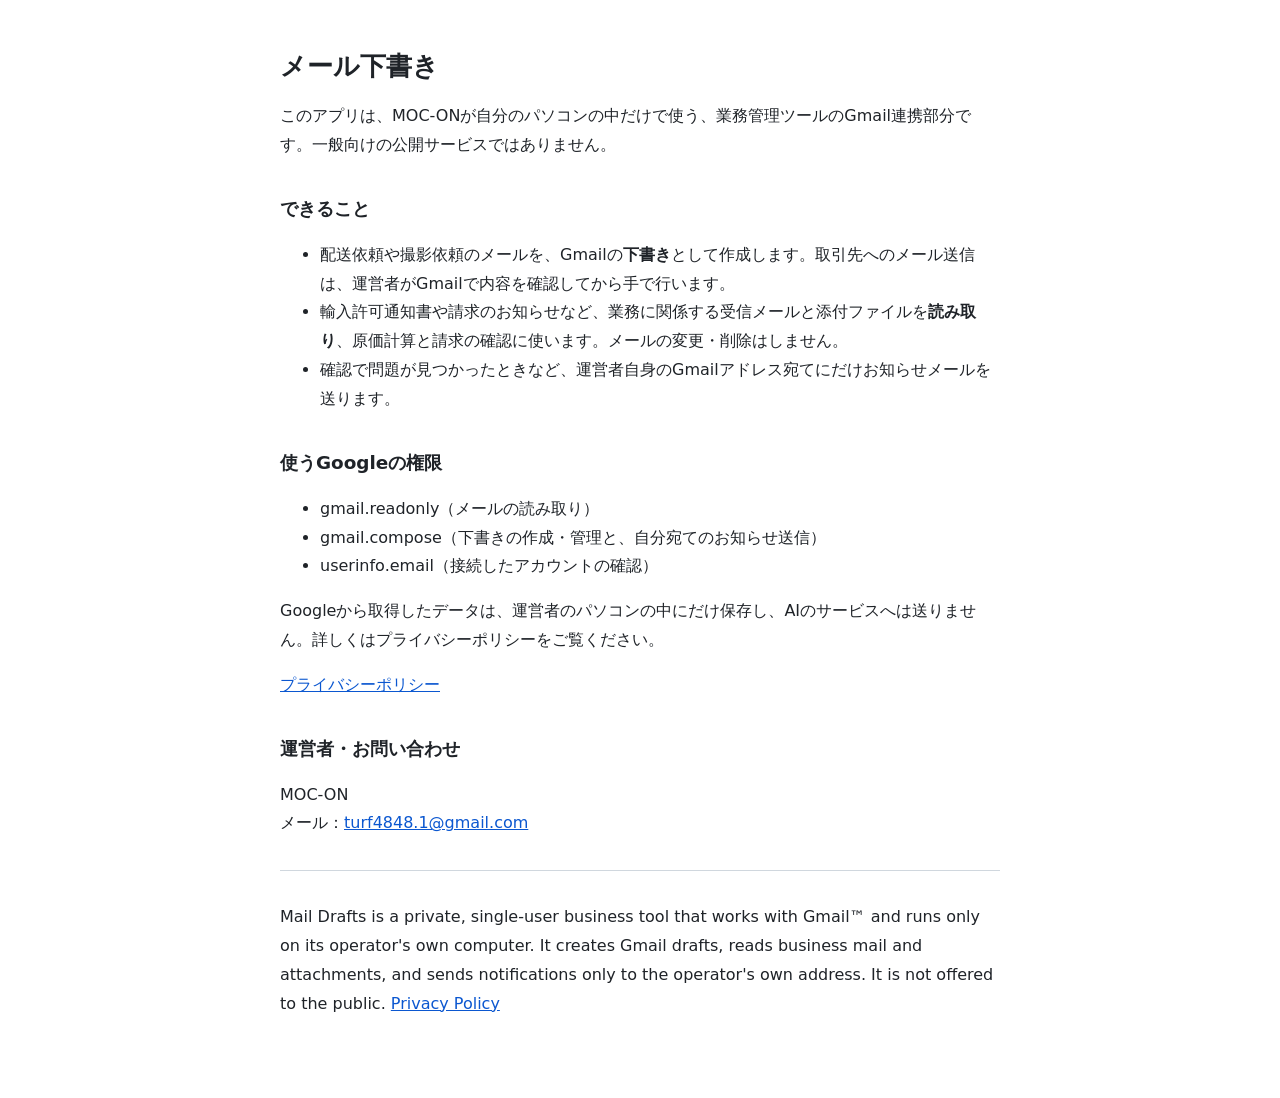
<file: index.html>
<!doctype html>
<html lang="ja">
<head>
<meta charset="utf-8">
<meta name="viewport" content="width=device-width, initial-scale=1">
<title>メール下書き</title>
<link rel="stylesheet" href="style.css">
</head>
<body>
<main>
<h1>メール下書き</h1>
<p>このアプリは、MOC-ONが自分のパソコンの中だけで使う、業務管理ツールのGmail連携部分です。一般向けの公開サービスではありません。</p>

<h2>できること</h2>
<ul>
<li>配送依頼や撮影依頼のメールを、Gmailの<strong>下書き</strong>として作成します。取引先へのメール送信は、運営者がGmailで内容を確認してから手で行います。</li>
<li>輸入許可通知書や請求のお知らせなど、業務に関係する受信メールと添付ファイルを<strong>読み取り</strong>、原価計算と請求の確認に使います。メールの変更・削除はしません。</li>
<li>確認で問題が見つかったときなど、運営者自身のGmailアドレス宛てにだけお知らせメールを送ります。</li>
</ul>

<h2>使うGoogleの権限</h2>
<ul>
<li>gmail.readonly（メールの読み取り）</li>
<li>gmail.compose（下書きの作成・管理と、自分宛てのお知らせ送信）</li>
<li>userinfo.email（接続したアカウントの確認）</li>
</ul>

<p>Googleから取得したデータは、運営者のパソコンの中にだけ保存し、AIのサービスへは送りません。詳しくはプライバシーポリシーをご覧ください。</p>

<p><a href="privacy.html">プライバシーポリシー</a></p>

<h2>運営者・お問い合わせ</h2>
<p>MOC-ON<br>メール：<a href="mailto:turf4848.1@gmail.com">turf4848.1@gmail.com</a></p>

<hr>
<p lang="en">Mail Drafts is a private, single-user business tool that works with Gmail™ and runs only on its operator's own computer. It creates Gmail drafts, reads business mail and attachments, and sends notifications only to the operator's own address. It is not offered to the public. <a href="privacy.html">Privacy Policy</a></p>
</main>
</body>
</html>
</file>
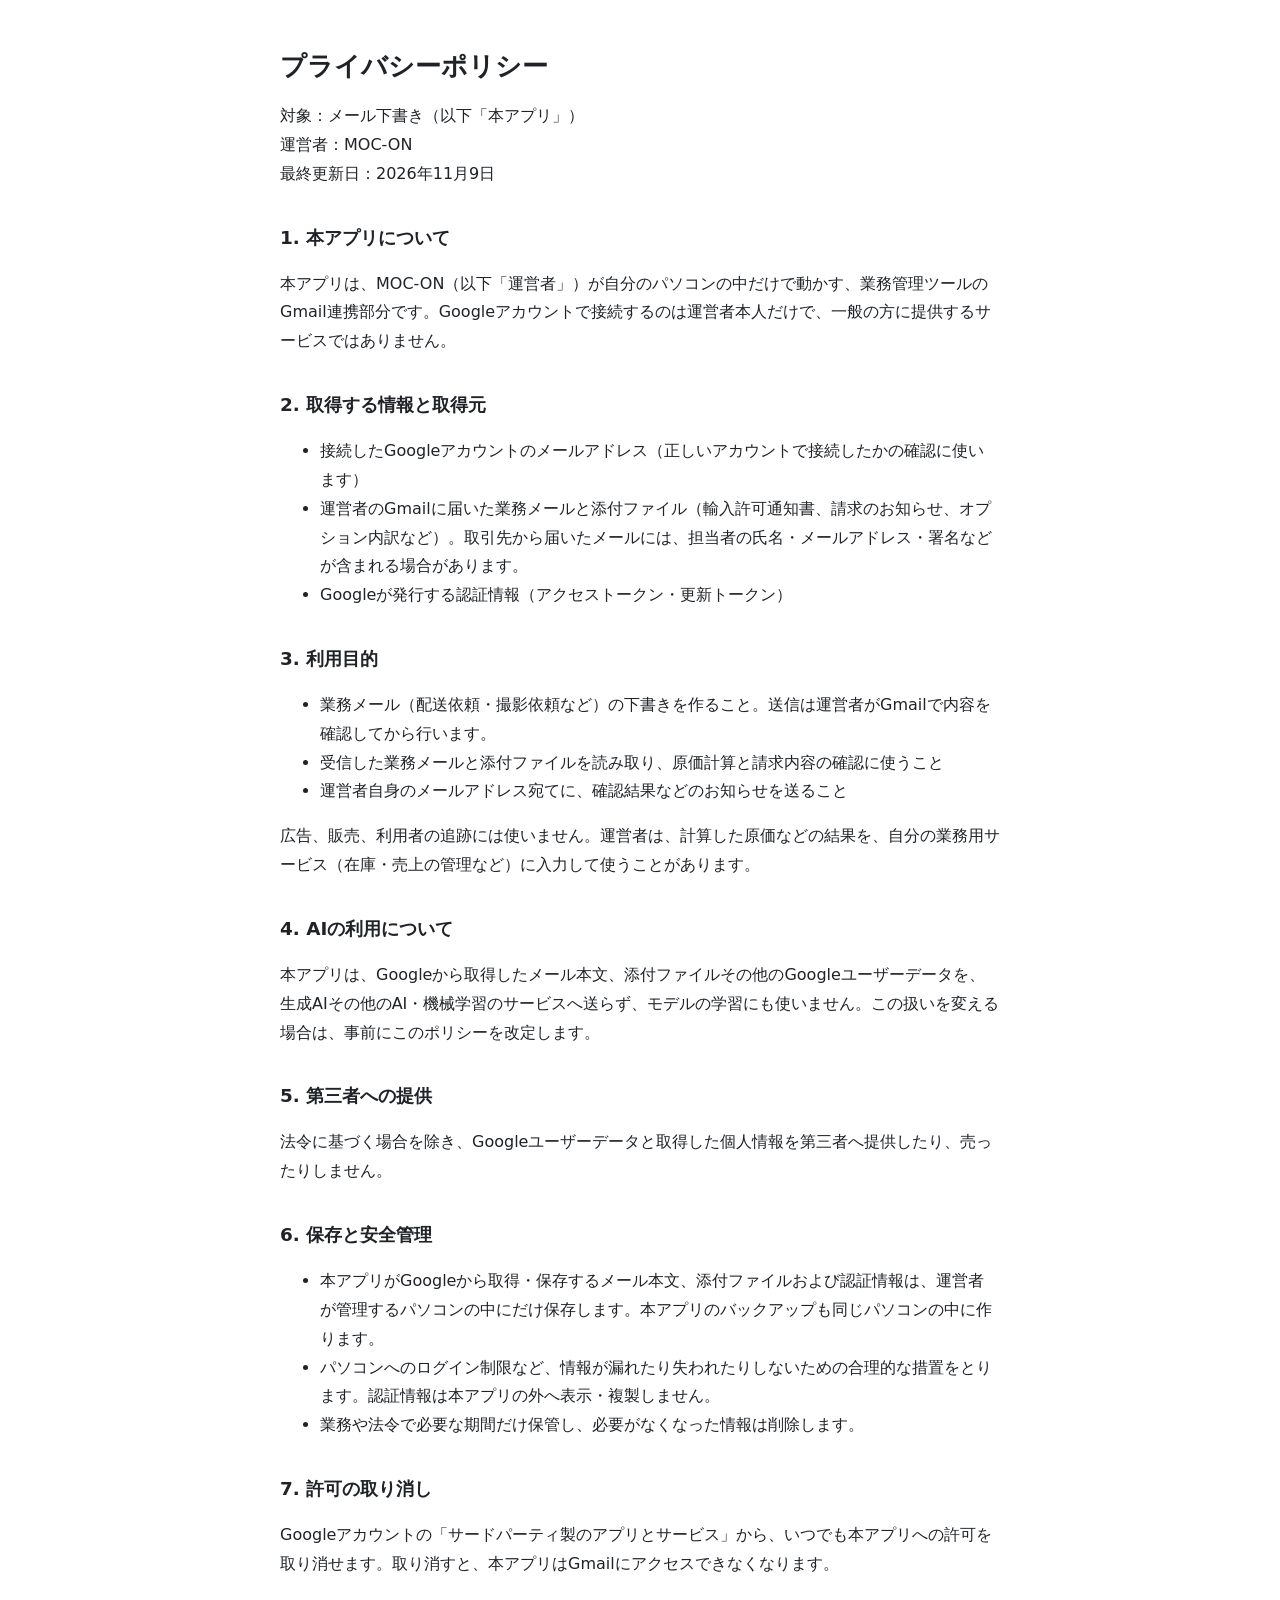
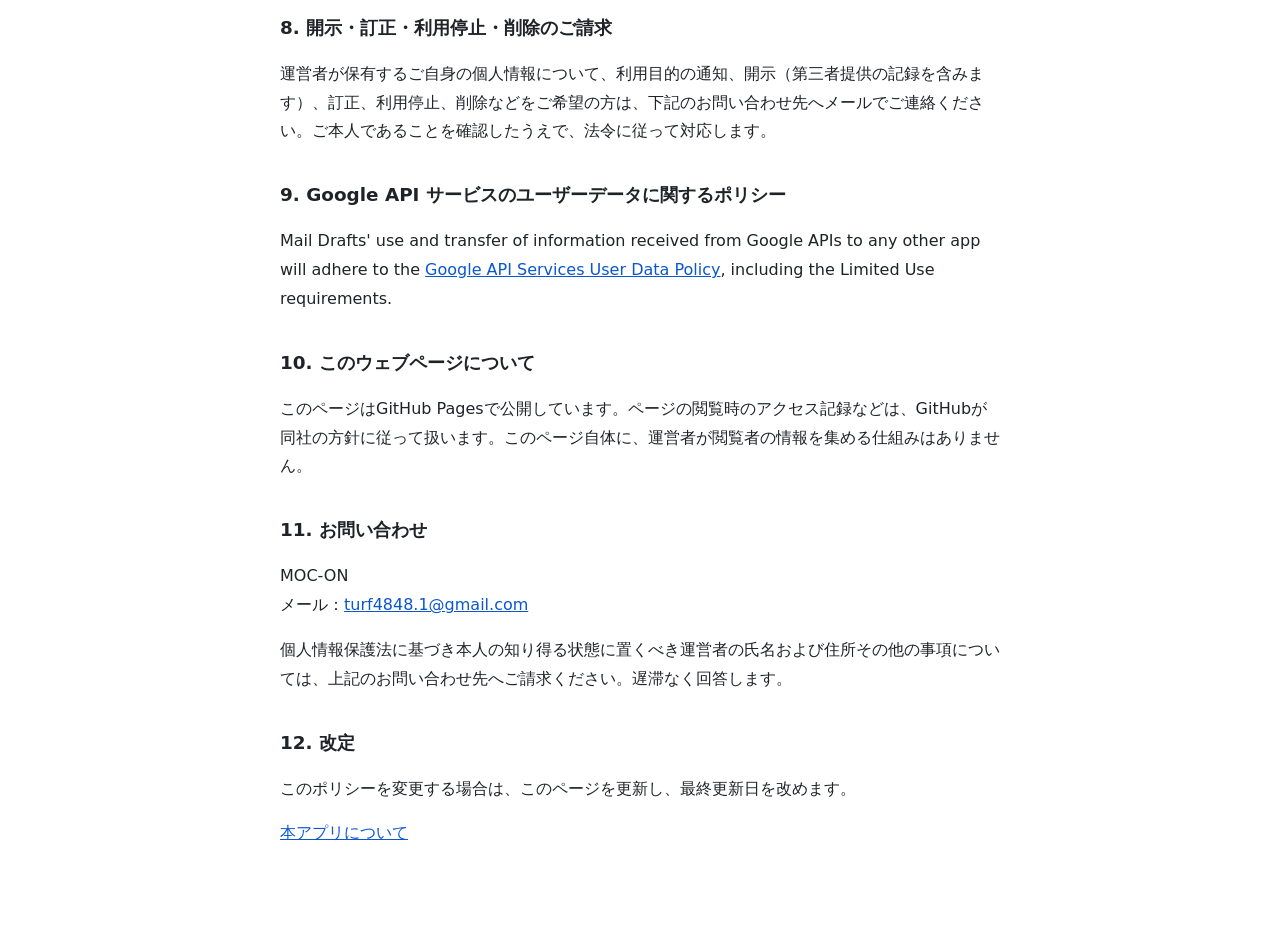
<file: privacy.html>
<!doctype html>
<html lang="ja">
<head>
<meta charset="utf-8">
<meta name="viewport" content="width=device-width, initial-scale=1">
<title>プライバシーポリシー | メール下書き</title>
<link rel="stylesheet" href="style.css">
</head>
<body>
<main>
<h1>プライバシーポリシー</h1>
<p>対象：メール下書き（以下「本アプリ」）<br>運営者：MOC-ON<br>最終更新日：2026年11月9日</p>

<h2>1. 本アプリについて</h2>
<p>本アプリは、MOC-ON（以下「運営者」）が自分のパソコンの中だけで動かす、業務管理ツールのGmail連携部分です。Googleアカウントで接続するのは運営者本人だけで、一般の方に提供するサービスではありません。</p>

<h2>2. 取得する情報と取得元</h2>
<ul>
<li>接続したGoogleアカウントのメールアドレス（正しいアカウントで接続したかの確認に使います）</li>
<li>運営者のGmailに届いた業務メールと添付ファイル（輸入許可通知書、請求のお知らせ、オプション内訳など）。取引先から届いたメールには、担当者の氏名・メールアドレス・署名などが含まれる場合があります。</li>
<li>Googleが発行する認証情報（アクセストークン・更新トークン）</li>
</ul>

<h2>3. 利用目的</h2>
<ul>
<li>業務メール（配送依頼・撮影依頼など）の下書きを作ること。送信は運営者がGmailで内容を確認してから行います。</li>
<li>受信した業務メールと添付ファイルを読み取り、原価計算と請求内容の確認に使うこと</li>
<li>運営者自身のメールアドレス宛てに、確認結果などのお知らせを送ること</li>
</ul>
<p>広告、販売、利用者の追跡には使いません。運営者は、計算した原価などの結果を、自分の業務用サービス（在庫・売上の管理など）に入力して使うことがあります。</p>

<h2>4. AIの利用について</h2>
<p>本アプリは、Googleから取得したメール本文、添付ファイルその他のGoogleユーザーデータを、生成AIその他のAI・機械学習のサービスへ送らず、モデルの学習にも使いません。この扱いを変える場合は、事前にこのポリシーを改定します。</p>

<h2>5. 第三者への提供</h2>
<p>法令に基づく場合を除き、Googleユーザーデータと取得した個人情報を第三者へ提供したり、売ったりしません。</p>

<h2>6. 保存と安全管理</h2>
<ul>
<li>本アプリがGoogleから取得・保存するメール本文、添付ファイルおよび認証情報は、運営者が管理するパソコンの中にだけ保存します。本アプリのバックアップも同じパソコンの中に作ります。</li>
<li>パソコンへのログイン制限など、情報が漏れたり失われたりしないための合理的な措置をとります。認証情報は本アプリの外へ表示・複製しません。</li>
<li>業務や法令で必要な期間だけ保管し、必要がなくなった情報は削除します。</li>
</ul>

<h2>7. 許可の取り消し</h2>
<p>Googleアカウントの「サードパーティ製のアプリとサービス」から、いつでも本アプリへの許可を取り消せます。取り消すと、本アプリはGmailにアクセスできなくなります。</p>

<h2>8. 開示・訂正・利用停止・削除のご請求</h2>
<p>運営者が保有するご自身の個人情報について、利用目的の通知、開示（第三者提供の記録を含みます）、訂正、利用停止、削除などをご希望の方は、下記のお問い合わせ先へメールでご連絡ください。ご本人であることを確認したうえで、法令に従って対応します。</p>

<h2>9. Google API サービスのユーザーデータに関するポリシー</h2>
<p lang="en">Mail Drafts' use and transfer of information received from Google APIs to any other app will adhere to the <a href="https://developers.google.com/terms/api-services-user-data-policy">Google API Services User Data Policy</a>, including the Limited Use requirements.</p>

<h2>10. このウェブページについて</h2>
<p>このページはGitHub Pagesで公開しています。ページの閲覧時のアクセス記録などは、GitHubが同社の方針に従って扱います。このページ自体に、運営者が閲覧者の情報を集める仕組みはありません。</p>

<h2>11. お問い合わせ</h2>
<p>MOC-ON<br>メール：<a href="mailto:turf4848.1@gmail.com">turf4848.1@gmail.com</a></p>
<p>個人情報保護法に基づき本人の知り得る状態に置くべき運営者の氏名および住所その他の事項については、上記のお問い合わせ先へご請求ください。遅滞なく回答します。</p>

<h2>12. 改定</h2>
<p>このポリシーを変更する場合は、このページを更新し、最終更新日を改めます。</p>

<p><a href="./">本アプリについて</a></p>
</main>
</body>
</html>
</file>
<file: style.css>
body { margin: 0; background: #ffffff; color: #1f2328; font-family: system-ui, -apple-system, "Segoe UI", "Hiragino Sans", "Yu Gothic UI", sans-serif; line-height: 1.8; }
main { max-width: 720px; margin: 0 auto; padding: 32px 16px 64px; }
h1 { font-size: 1.6rem; line-height: 1.4; }
h2 { font-size: 1.15rem; margin-top: 2rem; }
a { color: #0b57d0; }
hr { border: 0; border-top: 1px solid #d0d7de; margin: 2rem 0; }
</file>
